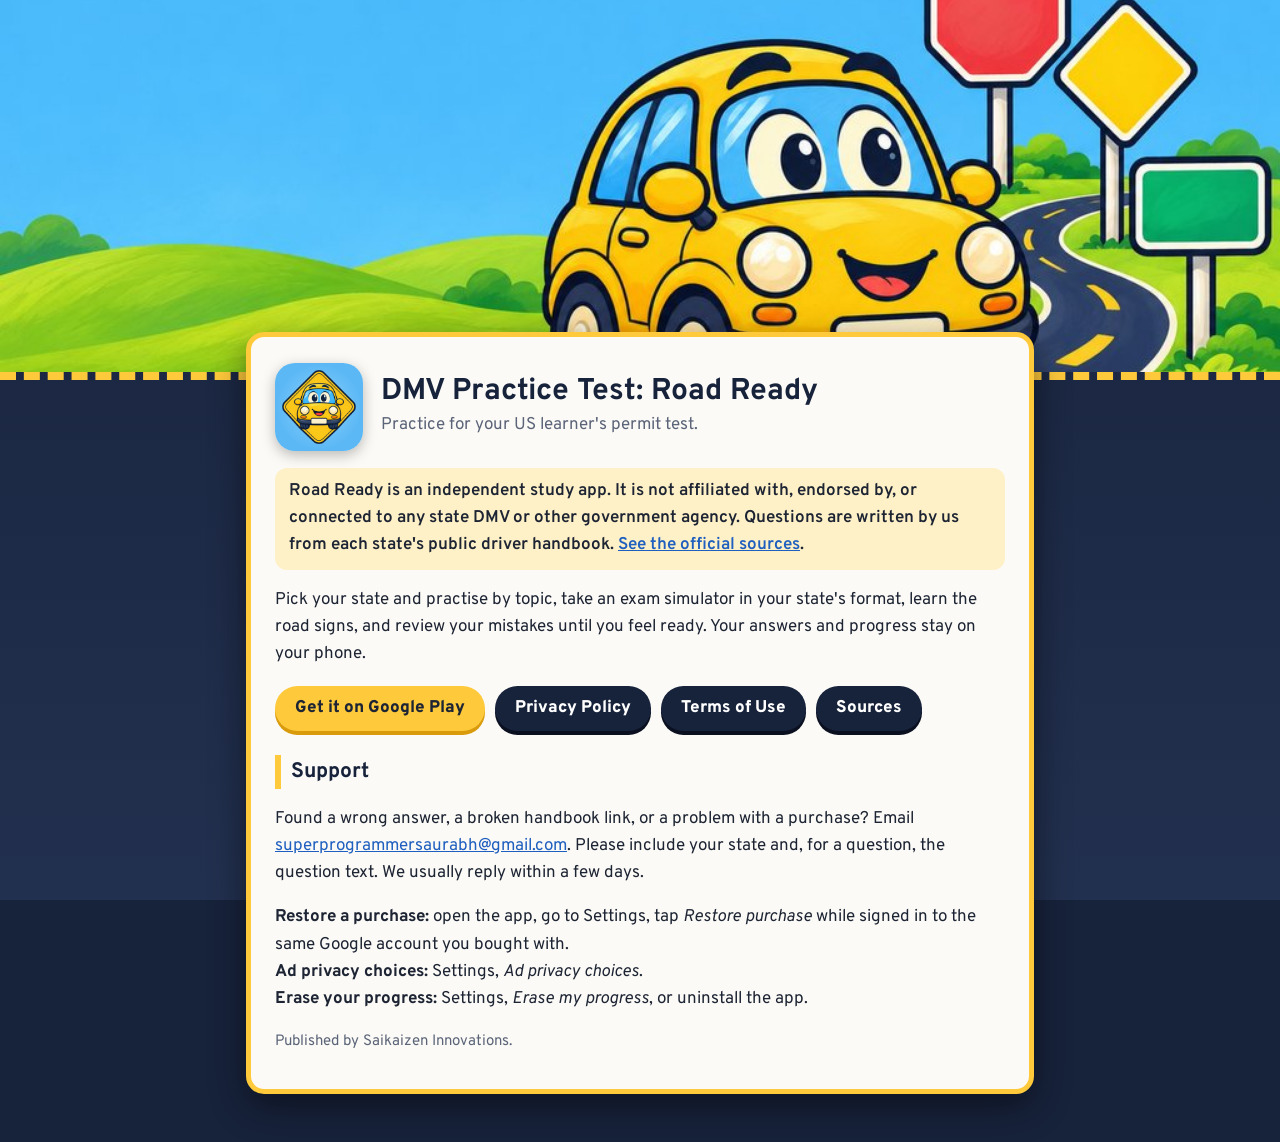
<file: index.html>
<!doctype html>
<html lang="en">
<head>
<meta charset="utf-8">
<meta name="viewport" content="width=device-width,initial-scale=1">
<title>DMV Practice Test: Road Ready</title>
<link rel="icon" href="favicon.png">
<link rel="preconnect" href="https://fonts.googleapis.com"><link href="https://fonts.googleapis.com/css2?family=Overpass:wght@400;600;800&display=swap" rel="stylesheet">
<link rel="stylesheet" href="style.css">
</head>
<body>
<img class="hero" src="feature.jpg" alt="Road Ready: a car on a road with road signs">
<div class="wrap">
<div class="card">
<div class="brand"><img src="icon.png" alt="Road Ready icon">
<div><h1>DMV Practice Test: Road Ready</h1><p class="tag">Practice for your US learner's permit test.</p></div></div>
<p class="note">Road Ready is an independent study app. It is not affiliated with, endorsed by, or connected to any
state DMV or other government agency. Questions are written by us from each state's public driver handbook.
<a href="sources.html">See the official sources</a>.</p>
<p>Pick your state and practise by topic, take an exam simulator in your state's format, learn the road signs, and
review your mistakes until you feel ready. Your answers and progress stay on your phone.</p>
<div class="btns">
<a class="btn" href="https://play.google.com/store/apps/details?id=com.saikaizen.roadready">Get it on Google Play</a>
<a class="btn alt" href="privacy.html">Privacy Policy</a>
<a class="btn alt" href="terms.html">Terms of Use</a>
<a class="btn alt" href="sources.html">Sources</a>
</div>
<h2>Support</h2>
<p>Found a wrong answer, a broken handbook link, or a problem with a purchase? Email
<a href="mailto:superprogrammersaurabh@gmail.com?subject=Road%20Ready%20support">superprogrammersaurabh@gmail.com</a>. Please include your state and, for a question, the
question text. We usually reply within a few days.</p>
<p><b>Restore a purchase:</b> open the app, go to Settings, tap <i>Restore purchase</i> while signed in to the same
Google account you bought with.<br><b>Ad privacy choices:</b> Settings, <i>Ad privacy choices</i>.<br><b>Erase your
progress:</b> Settings, <i>Erase my progress</i>, or uninstall the app.</p>
<p class="small">Published by Saikaizen Innovations.</p>
</div>
</div>
</body>
</html>
</file>
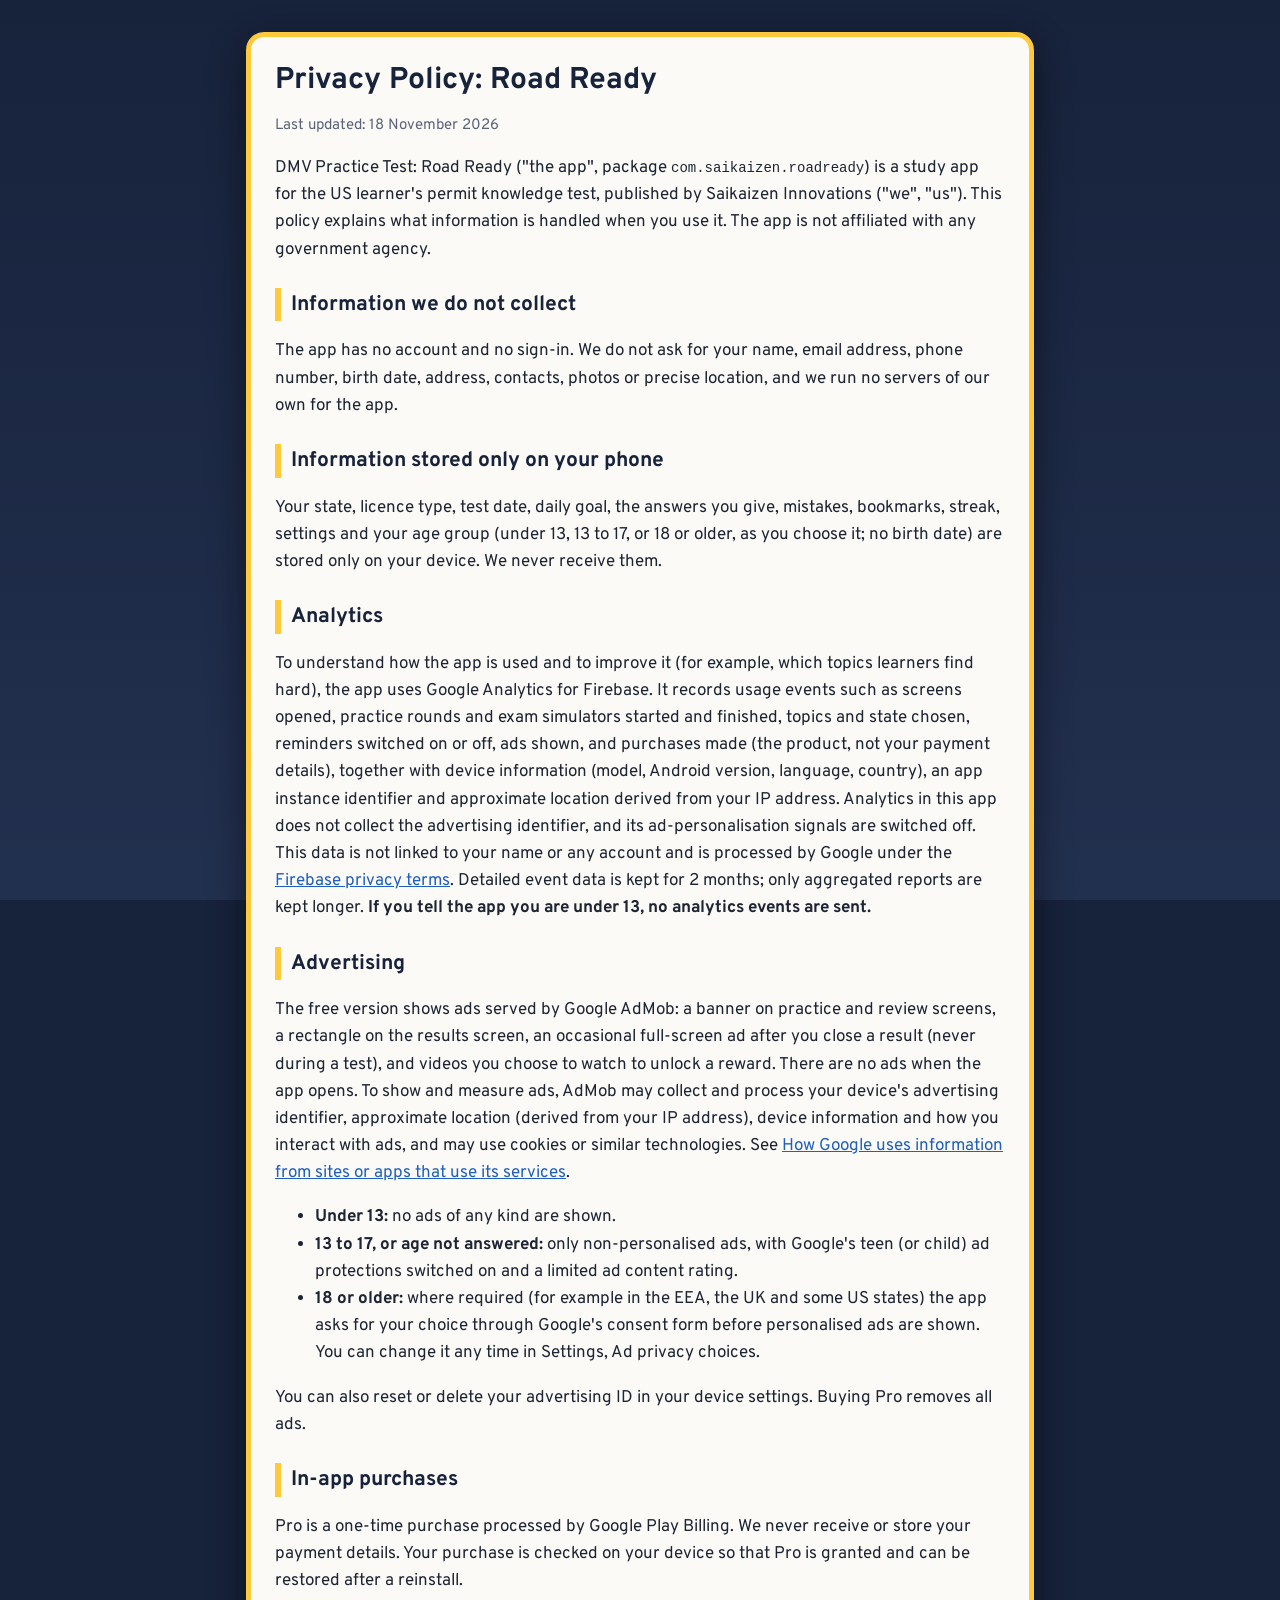
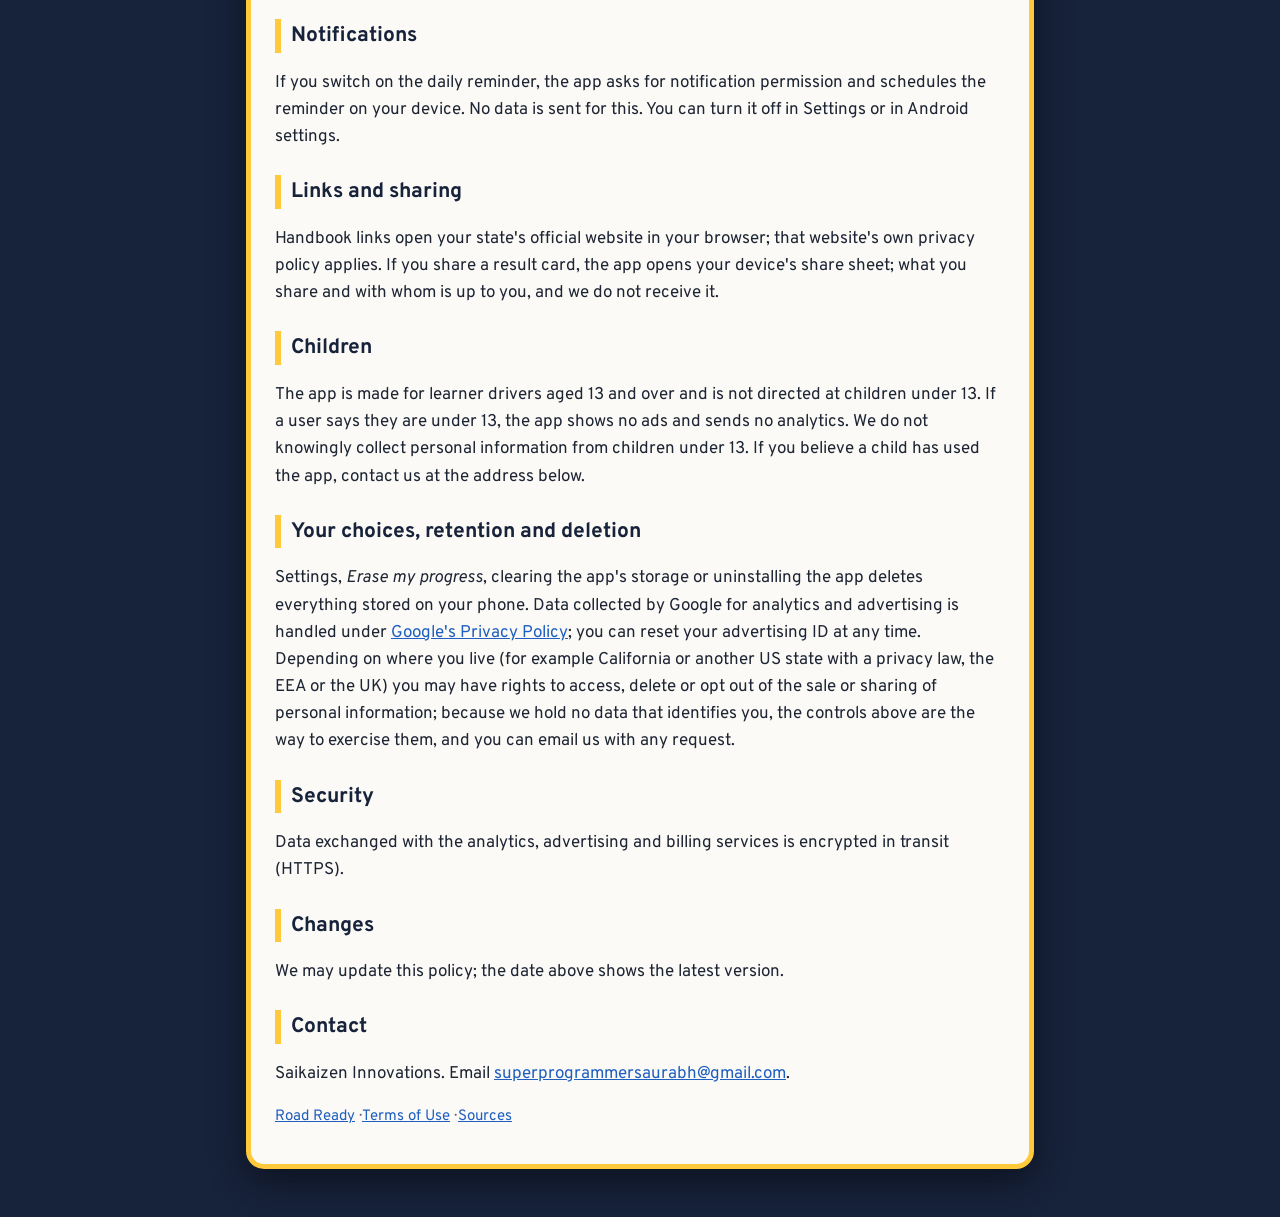
<file: privacy.html>
<!doctype html>
<html lang="en">
<head>
<meta charset="utf-8">
<meta name="viewport" content="width=device-width,initial-scale=1">
<title>Road Ready Privacy Policy</title>
<link rel="icon" href="favicon.png">
<link rel="preconnect" href="https://fonts.googleapis.com"><link href="https://fonts.googleapis.com/css2?family=Overpass:wght@400;600;800&display=swap" rel="stylesheet">
<link rel="stylesheet" href="style.css">
</head>
<body>
<div class="wrap top">
<div class="card">
<h1>Privacy Policy: Road Ready</h1>
<p class="small">Last updated: 18 November 2026</p>
<p>DMV Practice Test: Road Ready ("the app", package <code>com.saikaizen.roadready</code>) is a study app for the US
learner's permit knowledge test, published by Saikaizen Innovations ("we", "us"). This policy explains what
information is handled when you use it. The app is not affiliated with any government agency.</p>

<h2>Information we do not collect</h2>
<p>The app has no account and no sign-in. We do not ask for your name, email address, phone number, birth date,
address, contacts, photos or precise location, and we run no servers of our own for the app.</p>

<h2>Information stored only on your phone</h2>
<p>Your state, licence type, test date, daily goal, the answers you give, mistakes, bookmarks, streak, settings and
your age group (under 13, 13 to 17, or 18 or older, as you choose it; no birth date) are stored only on your device.
We never receive them.</p>

<h2>Analytics</h2>
<p>To understand how the app is used and to improve it (for example, which topics learners find hard), the app uses
Google Analytics for Firebase. It records usage events such as screens opened, practice rounds and exam simulators
started and finished, topics and state chosen, reminders switched on or off, ads shown, and purchases made (the
product, not your payment details), together with device information (model, Android version, language, country), an
app instance identifier and approximate location derived from your IP address. Analytics in this app does not collect
the advertising identifier, and its ad-personalisation signals are switched off. This data is not linked to your name
or any account and is processed by Google under the
<a href="https://firebase.google.com/support/privacy">Firebase privacy terms</a>. Detailed event data is kept for 2 months; only aggregated
reports are kept longer. <b>If you tell the app you are under 13, no analytics events are sent.</b></p>

<h2>Advertising</h2>
<p>The free version shows ads served by Google AdMob: a banner on practice and review screens, a rectangle on the
results screen, an occasional full-screen ad after you close a result (never during a test), and videos you choose to
watch to unlock a reward. There are no ads when the app opens. To show and measure ads, AdMob may collect and process
your device's advertising identifier, approximate location (derived from your IP address), device information and
how you interact with ads, and may use cookies or similar technologies. See
<a href="https://policies.google.com/technologies/partner-sites">How Google uses information from sites or apps that
use its services</a>.</p>
<ul>
<li><b>Under 13:</b> no ads of any kind are shown.</li>
<li><b>13 to 17, or age not answered:</b> only non-personalised ads, with Google's teen (or child) ad protections
switched on and a limited ad content rating.</li>
<li><b>18 or older:</b> where required (for example in the EEA, the UK and some US states) the app asks for your
choice through Google's consent form before personalised ads are shown. You can change it any time in Settings, Ad
privacy choices.</li>
</ul>
<p>You can also reset or delete your advertising ID in your device settings. Buying Pro removes all ads.</p>

<h2>In-app purchases</h2>
<p>Pro is a one-time purchase processed by Google Play Billing. We never receive or store your payment details. Your
purchase is checked on your device so that Pro is granted and can be restored after a reinstall.</p>

<h2>Notifications</h2>
<p>If you switch on the daily reminder, the app asks for notification permission and schedules the reminder on your
device. No data is sent for this. You can turn it off in Settings or in Android settings.</p>

<h2>Links and sharing</h2>
<p>Handbook links open your state's official website in your browser; that website's own privacy policy applies. If
you share a result card, the app opens your device's share sheet; what you share and with whom is up to you, and we do
not receive it.</p>

<h2>Children</h2>
<p>The app is made for learner drivers aged 13 and over and is not directed at children under 13. If a user says they
are under 13, the app shows no ads and sends no analytics. We do not knowingly collect personal information from
children under 13. If you believe a child has used the app, contact us at the address below.</p>

<h2>Your choices, retention and deletion</h2>
<p>Settings, <i>Erase my progress</i>, clearing the app's storage or uninstalling the app deletes everything stored on
your phone. Data collected by Google for analytics and advertising is handled under
<a href="https://policies.google.com/privacy">Google's Privacy Policy</a>; you can reset your advertising ID at any
time. Depending on where you live (for example California or another US state with a privacy law, the EEA or the
UK) you may have rights to access, delete or opt out of the sale or sharing of personal information; because we hold
no data that identifies you, the controls above are the way to exercise them, and you can email us with any request.</p>

<h2>Security</h2>
<p>Data exchanged with the analytics, advertising and billing services is encrypted in transit (HTTPS).</p>

<h2>Changes</h2>
<p>We may update this policy; the date above shows the latest version.</p>

<h2>Contact</h2>
<p>Saikaizen Innovations. Email <a href="mailto:superprogrammersaurabh@gmail.com">superprogrammersaurabh@gmail.com</a>.</p>
<p class="small"><a href="index.html">Road Ready</a> · <a href="terms.html">Terms of Use</a> · <a href="sources.html">Sources</a></p>
</div>
</div>
</body>
</html>
</file>
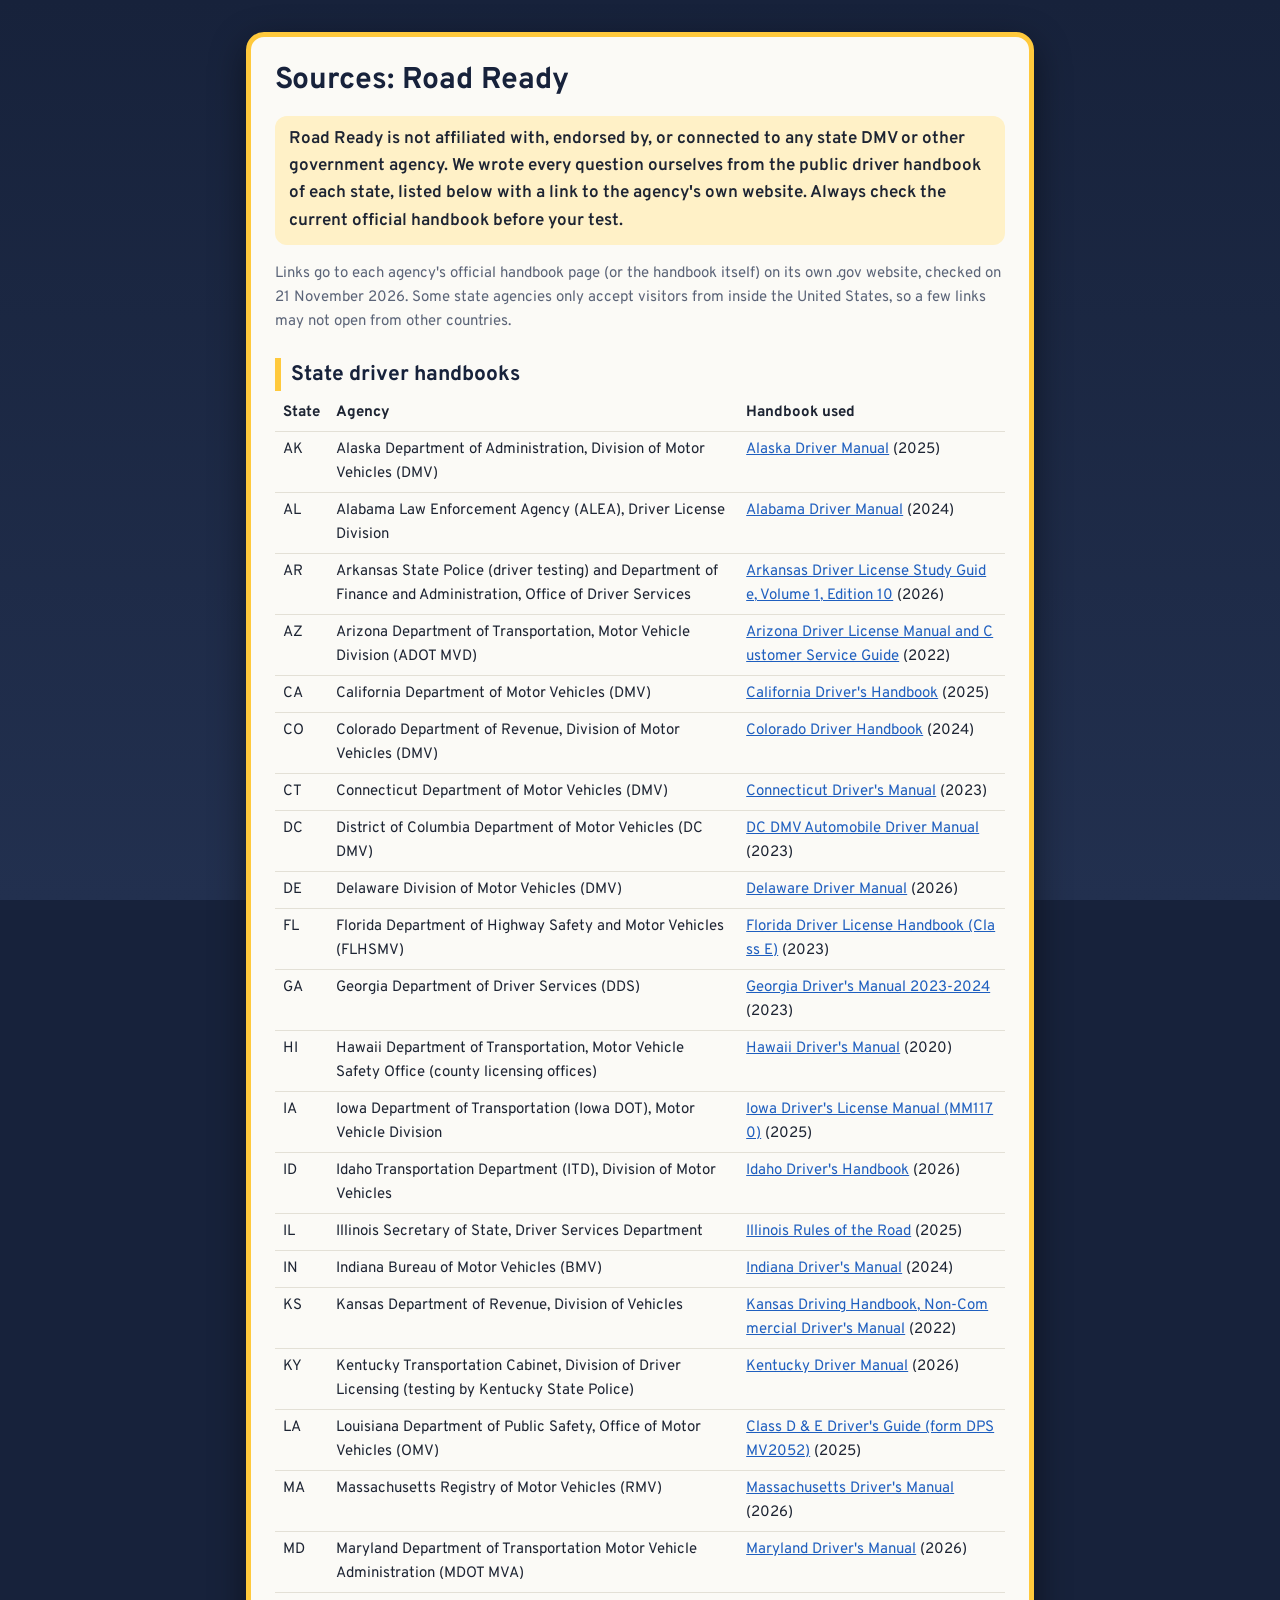
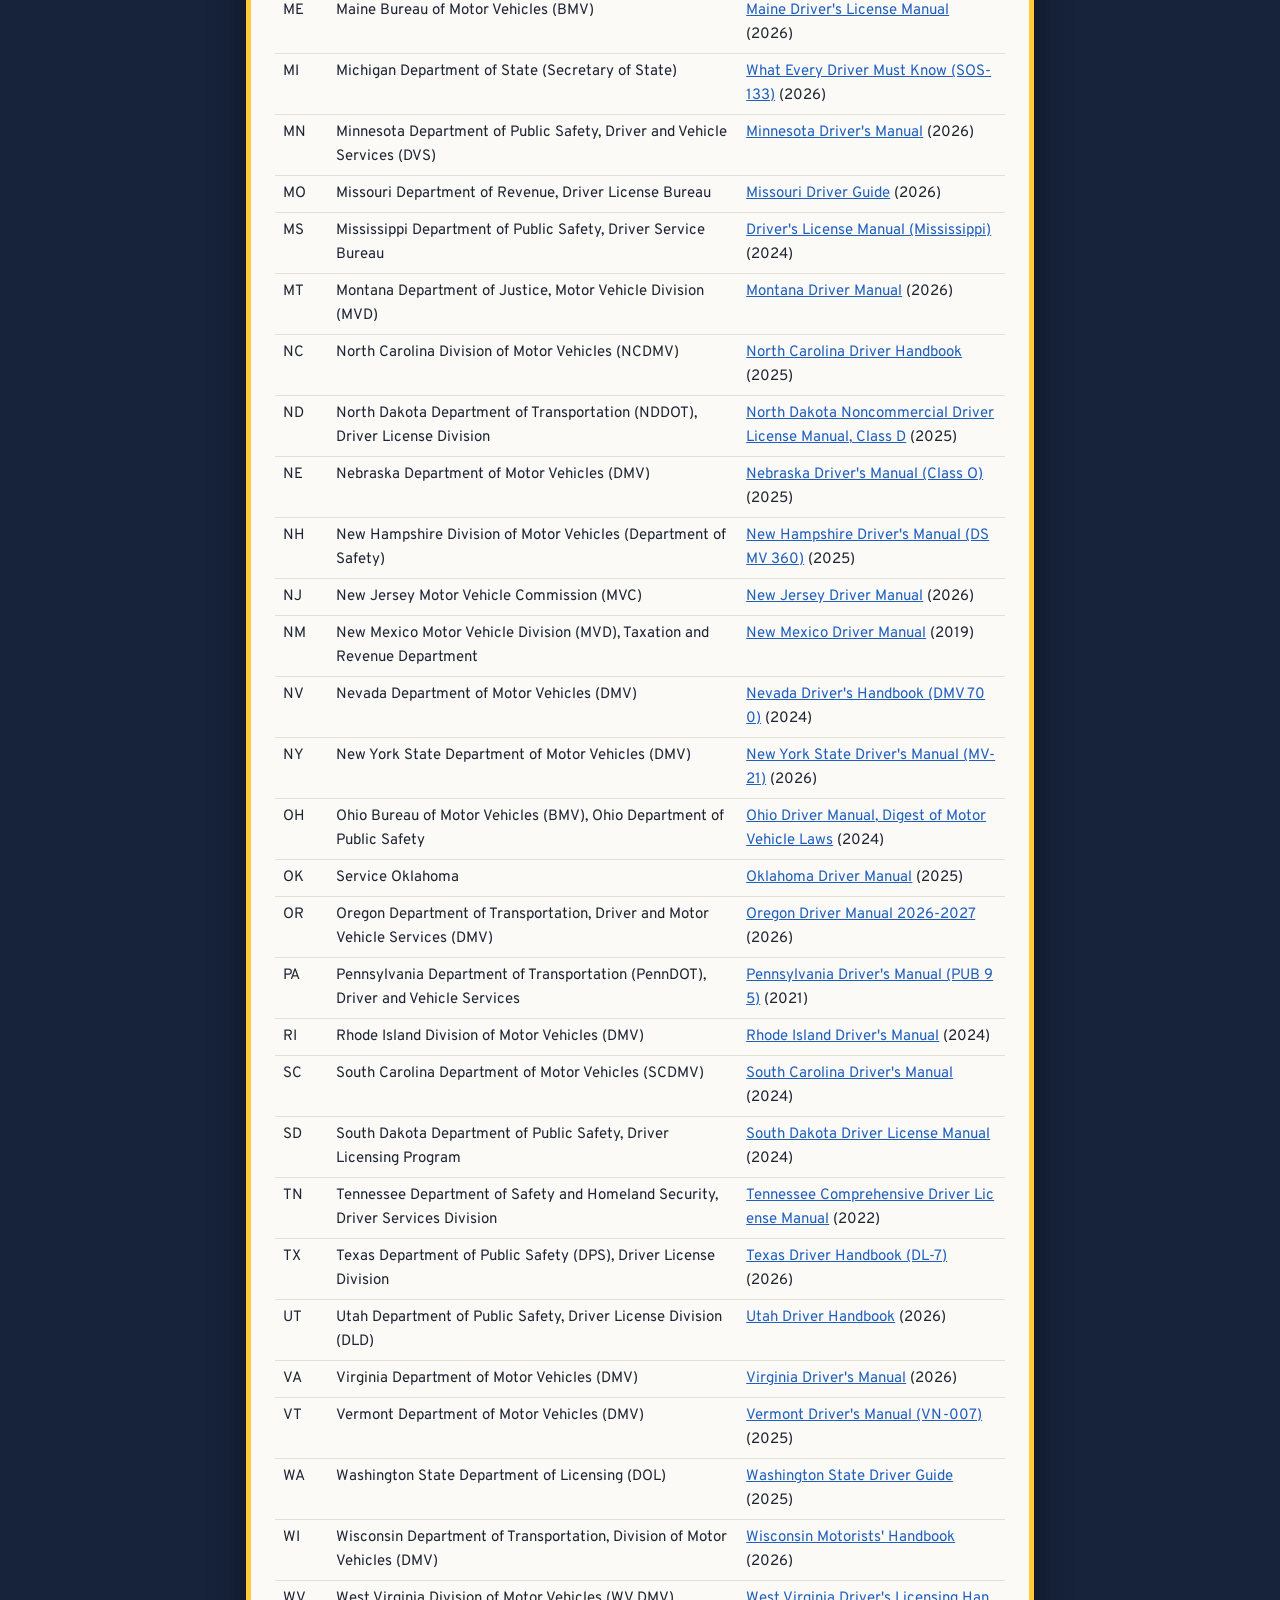
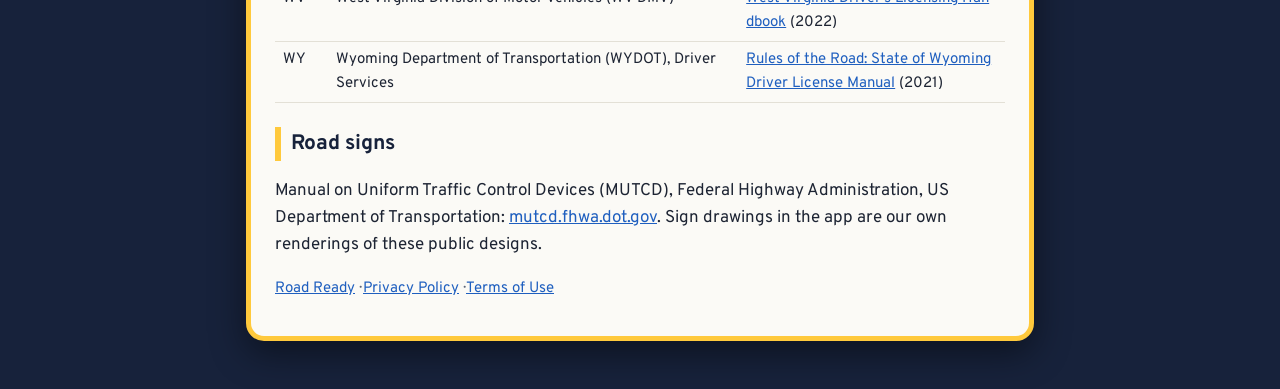
<file: sources.html>
<!doctype html>
<html lang="en">
<head>
<meta charset="utf-8">
<meta name="viewport" content="width=device-width,initial-scale=1">
<title>Road Ready Sources</title>
<link rel="icon" href="favicon.png">
<link rel="preconnect" href="https://fonts.googleapis.com"><link href="https://fonts.googleapis.com/css2?family=Overpass:wght@400;600;800&display=swap" rel="stylesheet">
<link rel="stylesheet" href="style.css">
</head>
<body>
<div class="wrap top">
<div class="card">
<h1>Sources: Road Ready</h1>
<p class="note">Road Ready is not affiliated with, endorsed by, or connected to any state DMV or other government
agency. We wrote every question ourselves from the public driver handbook of each state, listed below with a link to
the agency's own website. Always check the current official handbook before your test.</p>
<p class="small">Links go to each agency's official handbook page (or the handbook itself) on its own .gov website, checked
on 21 November 2026. Some state agencies only accept visitors from inside the United States, so a few links may not
open from other countries.</p>
<h2>State driver handbooks</h2>
<table><tr><th>State</th><th>Agency</th><th>Handbook used</th></tr>
<tr><td>AK</td><td>Alaska Department of Administration, Division of Motor Vehicles (DMV)</td><td><a href="https://dmv.alaska.gov/credential-services/drivermanual/">Alaska Driver Manual</a> (2025)</td></tr>
<tr><td>AL</td><td>Alabama Law Enforcement Agency (ALEA), Driver License Division</td><td><a href="https://www.alea.gov/dps/driver-license/driver-license-manuals">Alabama Driver Manual</a> (2024)</td></tr>
<tr><td>AR</td><td>Arkansas State Police (driver testing) and Department of Finance and Administration, Office of Driver Services</td><td><a href="https://dps.arkansas.gov/law-enforcement/arkansas-state-police/services-programs/driver-examination/">Arkansas Driver License Study Guide, Volume 1, Edition 10</a> (2026)</td></tr>
<tr><td>AZ</td><td>Arizona Department of Transportation, Motor Vehicle Division (ADOT MVD)</td><td><a href="https://azdot.gov/mvd/services/driver-services/tests-manuals-and-driving-schools/manuals">Arizona Driver License Manual and Customer Service Guide</a> (2022)</td></tr>
<tr><td>CA</td><td>California Department of Motor Vehicles (DMV)</td><td><a href="https://www.dmv.ca.gov/portal/handbook/california-driver-handbook/">California Driver&#x27;s Handbook</a> (2025)</td></tr>
<tr><td>CO</td><td>Colorado Department of Revenue, Division of Motor Vehicles (DMV)</td><td><a href="https://dmv.colorado.gov/drivereducation">Colorado Driver Handbook</a> (2024)</td></tr>
<tr><td>CT</td><td>Connecticut Department of Motor Vehicles (DMV)</td><td><a href="https://portal.ct.gov/dmv/licenses-permits-ids/ct-drivers-manuals">Connecticut Driver&#x27;s Manual</a> (2023)</td></tr>
<tr><td>DC</td><td>District of Columbia Department of Motor Vehicles (DC DMV)</td><td><a href="https://dmv.dc.gov/publication/dc-dmv-automobile-driver-manual">DC DMV Automobile Driver Manual</a> (2023)</td></tr>
<tr><td>DE</td><td>Delaware Division of Motor Vehicles (DMV)</td><td><a href="https://dmv.de.gov/forms/index.shtml">Delaware Driver Manual</a> (2026)</td></tr>
<tr><td>FL</td><td>Florida Department of Highway Safety and Motor Vehicles (FLHSMV)</td><td><a href="https://www.flhsmv.gov/resources/handbooks-manuals/">Florida Driver License Handbook (Class E)</a> (2023)</td></tr>
<tr><td>GA</td><td>Georgia Department of Driver Services (DDS)</td><td><a href="https://dds.georgia.gov/dds-forms-and-manuals/manuals">Georgia Driver&#x27;s Manual 2023-2024</a> (2023)</td></tr>
<tr><td>HI</td><td>Hawaii Department of Transportation, Motor Vehicle Safety Office (county licensing offices)</td><td><a href="https://hidot.hawaii.gov/highways/library/motor-vehicle-safety-office/">Hawaii Driver&#x27;s Manual</a> (2020)</td></tr>
<tr><td>IA</td><td>Iowa Department of Transportation (Iowa DOT), Motor Vehicle Division</td><td><a href="https://iowadot.gov/drivers-licenses-ids/driver-education/manuals-practice-tests/drivers-manual">Iowa Driver&#x27;s License Manual (MM1170)</a> (2025)</td></tr>
<tr><td>ID</td><td>Idaho Transportation Department (ITD), Division of Motor Vehicles</td><td><a href="https://itd.idaho.gov/guide/taking-the-drivers-test/">Idaho Driver&#x27;s Handbook</a> (2026)</td></tr>
<tr><td>IL</td><td>Illinois Secretary of State, Driver Services Department</td><td><a href="https://www.ilsos.gov/content/dam/publications/pdf_publications/dsd_a112.pdf">Illinois Rules of the Road</a> (2025)</td></tr>
<tr><td>IN</td><td>Indiana Bureau of Motor Vehicles (BMV)</td><td><a href="https://www.in.gov/bmv/licenses-permits-ids/learners-permits-and-drivers-licenses-overview/learners-permit/drivers-manual/">Indiana Driver&#x27;s Manual</a> (2024)</td></tr>
<tr><td>KS</td><td>Kansas Department of Revenue, Division of Vehicles</td><td><a href="https://www.ksrevenue.gov/pdf/dlhb.pdf">Kansas Driving Handbook, Non-Commercial Driver&#x27;s Manual</a> (2022)</td></tr>
<tr><td>KY</td><td>Kentucky Transportation Cabinet, Division of Driver Licensing (testing by Kentucky State Police)</td><td><a href="https://www.kentuckystatepolice.ky.gov/driver-testing">Kentucky Driver Manual</a> (2026)</td></tr>
<tr><td>LA</td><td>Louisiana Department of Public Safety, Office of Motor Vehicles (OMV)</td><td><a href="https://expresslane.la.gov/omv/resources/driver-manuals/">Class D &amp; E Driver&#x27;s Guide (form DPSMV2052)</a> (2025)</td></tr>
<tr><td>MA</td><td>Massachusetts Registry of Motor Vehicles (RMV)</td><td><a href="https://www.mass.gov/lists/drivers-manuals">Massachusetts Driver&#x27;s Manual</a> (2026)</td></tr>
<tr><td>MD</td><td>Maryland Department of Transportation Motor Vehicle Administration (MDOT MVA)</td><td><a href="https://mva.maryland.gov/licenses-ids/driver-education-safety/maryland-drivers-manuals">Maryland Driver&#x27;s Manual</a> (2026)</td></tr>
<tr><td>ME</td><td>Maine Bureau of Motor Vehicles (BMV)</td><td><a href="https://www.maine.gov/sos/bmv/driver-licenses-and-ids/car-license/driver-license-manual-and-Maine-motorist-handbook-and-study-guide">Maine Driver&#x27;s License Manual</a> (2026)</td></tr>
<tr><td>MI</td><td>Michigan Department of State (Secretary of State)</td><td><a href="https://www.michigan.gov/sos/resources/forms/what-every-driver-must-know">What Every Driver Must Know (SOS-133)</a> (2026)</td></tr>
<tr><td>MN</td><td>Minnesota Department of Public Safety, Driver and Vehicle Services (DVS)</td><td><a href="https://dps.mn.gov/divisions/dvs/license-and-id/class-d-regular-dl/class-d-dl-forms-documents-and-manuals">Minnesota Driver&#x27;s Manual</a> (2026)</td></tr>
<tr><td>MO</td><td>Missouri Department of Revenue, Driver License Bureau</td><td><a href="https://dor.mo.gov/driver-license/guide/">Missouri Driver Guide</a> (2026)</td></tr>
<tr><td>MS</td><td>Mississippi Department of Public Safety, Driver Service Bureau</td><td><a href="https://www.driverservicebureau.dps.ms.gov/node/356">Driver&#x27;s License Manual (Mississippi)</a> (2024)</td></tr>
<tr><td>MT</td><td>Montana Department of Justice, Motor Vehicle Division (MVD)</td><td><a href="https://mvdmt.gov/wp-content/uploads/2026/05/25-0100M-Montana-Driver-Manual-English-05.26.pdf">Montana Driver Manual</a> (2026)</td></tr>
<tr><td>NC</td><td>North Carolina Division of Motor Vehicles (NCDMV)</td><td><a href="https://www.ncdot.gov/dmv/license-id/driver-licenses/new-drivers/Pages/handbooks.aspx">North Carolina Driver Handbook</a> (2025)</td></tr>
<tr><td>ND</td><td>North Dakota Department of Transportation (NDDOT), Driver License Division</td><td><a href="https://www.dot.nd.gov/driver/noncommercial-driver-license-manual">North Dakota Noncommercial Driver License Manual, Class D</a> (2025)</td></tr>
<tr><td>NE</td><td>Nebraska Department of Motor Vehicles (DMV)</td><td><a href="https://dmv.nebraska.gov/manuals">Nebraska Driver&#x27;s Manual (Class O)</a> (2025)</td></tr>
<tr><td>NH</td><td>New Hampshire Division of Motor Vehicles (Department of Safety)</td><td><a href="https://www.dmv.nh.gov/sites/g/files/ehbemt416/files/inline-documents/nhdm.pdf">New Hampshire Driver&#x27;s Manual (DSMV 360)</a> (2025)</td></tr>
<tr><td>NJ</td><td>New Jersey Motor Vehicle Commission (MVC)</td><td><a href="https://www.nj.gov/mvc/about/manuals.htm">New Jersey Driver Manual</a> (2026)</td></tr>
<tr><td>NM</td><td>New Mexico Motor Vehicle Division (MVD), Taxation and Revenue Department</td><td><a href="https://www.mvd.newmexico.gov/resources/mvd-procedures-manuals/">New Mexico Driver Manual</a> (2019)</td></tr>
<tr><td>NV</td><td>Nevada Department of Motor Vehicles (DMV)</td><td><a href="https://dmv.nv.gov/dlhandbook.htm">Nevada Driver&#x27;s Handbook (DMV 700)</a> (2024)</td></tr>
<tr><td>NY</td><td>New York State Department of Motor Vehicles (DMV)</td><td><a href="https://dmv.ny.gov/new-york-state-drivers-manual-practice-tests">New York State Driver&#x27;s Manual (MV-21)</a> (2026)</td></tr>
<tr><td>OH</td><td>Ohio Bureau of Motor Vehicles (BMV), Ohio Department of Public Safety</td><td><a href="https://publicsafety.ohio.gov/who-we-are/resources/digest-of-motor-vehicle-laws">Ohio Driver Manual, Digest of Motor Vehicle Laws</a> (2024)</td></tr>
<tr><td>OK</td><td>Service Oklahoma</td><td><a href="https://oklahoma.gov/service/all-pages/driver-study-hub.html">Oklahoma Driver Manual</a> (2025)</td></tr>
<tr><td>OR</td><td>Oregon Department of Transportation, Driver and Motor Vehicle Services (DMV)</td><td><a href="https://www.oregon.gov/odot/DMV/Pages/Form/manuals.aspx">Oregon Driver Manual 2026-2027</a> (2026)</td></tr>
<tr><td>PA</td><td>Pennsylvania Department of Transportation (PennDOT), Driver and Vehicle Services</td><td><a href="https://www.pa.gov/agencies/dmv/driver-services/pennsylvania-drivers-manual">Pennsylvania Driver&#x27;s Manual (PUB 95)</a> (2021)</td></tr>
<tr><td>RI</td><td>Rhode Island Division of Motor Vehicles (DMV)</td><td><a href="https://dmv.ri.gov/licenses-permits-ids/permits-tests/operator-manuals">Rhode Island Driver&#x27;s Manual</a> (2024)</td></tr>
<tr><td>SC</td><td>South Carolina Department of Motor Vehicles (SCDMV)</td><td><a href="https://dmv.sc.gov/forms-and-manuals">South Carolina Driver&#x27;s Manual</a> (2024)</td></tr>
<tr><td>SD</td><td>South Dakota Department of Public Safety, Driver Licensing Program</td><td><a href="https://www.sd.gov/sys_attachment.do?sys_id=d5f0bacd87934350e0410f28cebb35bf">South Dakota Driver License Manual</a> (2024)</td></tr>
<tr><td>TN</td><td>Tennessee Department of Safety and Homeland Security, Driver Services Division</td><td><a href="https://www.tn.gov/content/dam/tn/safety/documents/DL_Manual.pdf">Tennessee Comprehensive Driver License Manual</a> (2022)</td></tr>
<tr><td>TX</td><td>Texas Department of Public Safety (DPS), Driver License Division</td><td><a href="https://www.dps.texas.gov/internetforms/Forms/DL-7.pdf">Texas Driver Handbook (DL-7)</a> (2026)</td></tr>
<tr><td>UT</td><td>Utah Department of Public Safety, Driver License Division (DLD)</td><td><a href="https://dld.utah.gov/resources/">Utah Driver Handbook</a> (2026)</td></tr>
<tr><td>VA</td><td>Virginia Department of Motor Vehicles (DMV)</td><td><a href="https://www.dmv.virginia.gov/licenses-ids/exams/manual">Virginia Driver&#x27;s Manual</a> (2026)</td></tr>
<tr><td>VT</td><td>Vermont Department of Motor Vehicles (DMV)</td><td><a href="https://dmv.vermont.gov/forms">Vermont Driver&#x27;s Manual (VN-007)</a> (2025)</td></tr>
<tr><td>WA</td><td>Washington State Department of Licensing (DOL)</td><td><a href="https://dol.wa.gov/driver-licenses-and-permits/driver-training-and-testing/driver-guides">Washington State Driver Guide</a> (2025)</td></tr>
<tr><td>WI</td><td>Wisconsin Department of Transportation, Division of Motor Vehicles (DMV)</td><td><a href="https://wisconsindot.gov/Pages/dmv/license-drvs/how-to-apply/handbook.aspx">Wisconsin Motorists&#x27; Handbook</a> (2026)</td></tr>
<tr><td>WV</td><td>West Virginia Division of Motor Vehicles (WV DMV)</td><td><a href="https://dmv.wv.gov/driver-services/drivers/drivers-licensing-handbooks">West Virginia Driver&#x27;s Licensing Handbook</a> (2022)</td></tr>
<tr><td>WY</td><td>Wyoming Department of Transportation (WYDOT), Driver Services</td><td><a href="https://www.dot.state.wy.us/files/live/sites/wydot/files/shared/Driver_Services/Help%20Documents%20and%20Manuals/2021_DriverManual_web_ClassC_w%20cover.pdf">Rules of the Road: State of Wyoming Driver License Manual</a> (2021)</td></tr>
</table>
<h2>Road signs</h2>
<p>Manual on Uniform Traffic Control Devices (MUTCD), Federal Highway Administration, US Department of Transportation:
<a href="https://mutcd.fhwa.dot.gov/">mutcd.fhwa.dot.gov</a>. Sign drawings in the app are our own renderings of these public designs.</p>
<p class="small"><a href="index.html">Road Ready</a> · <a href="privacy.html">Privacy Policy</a> · <a href="terms.html">Terms of Use</a></p>
</div>
</div>
</body>
</html>
</file>
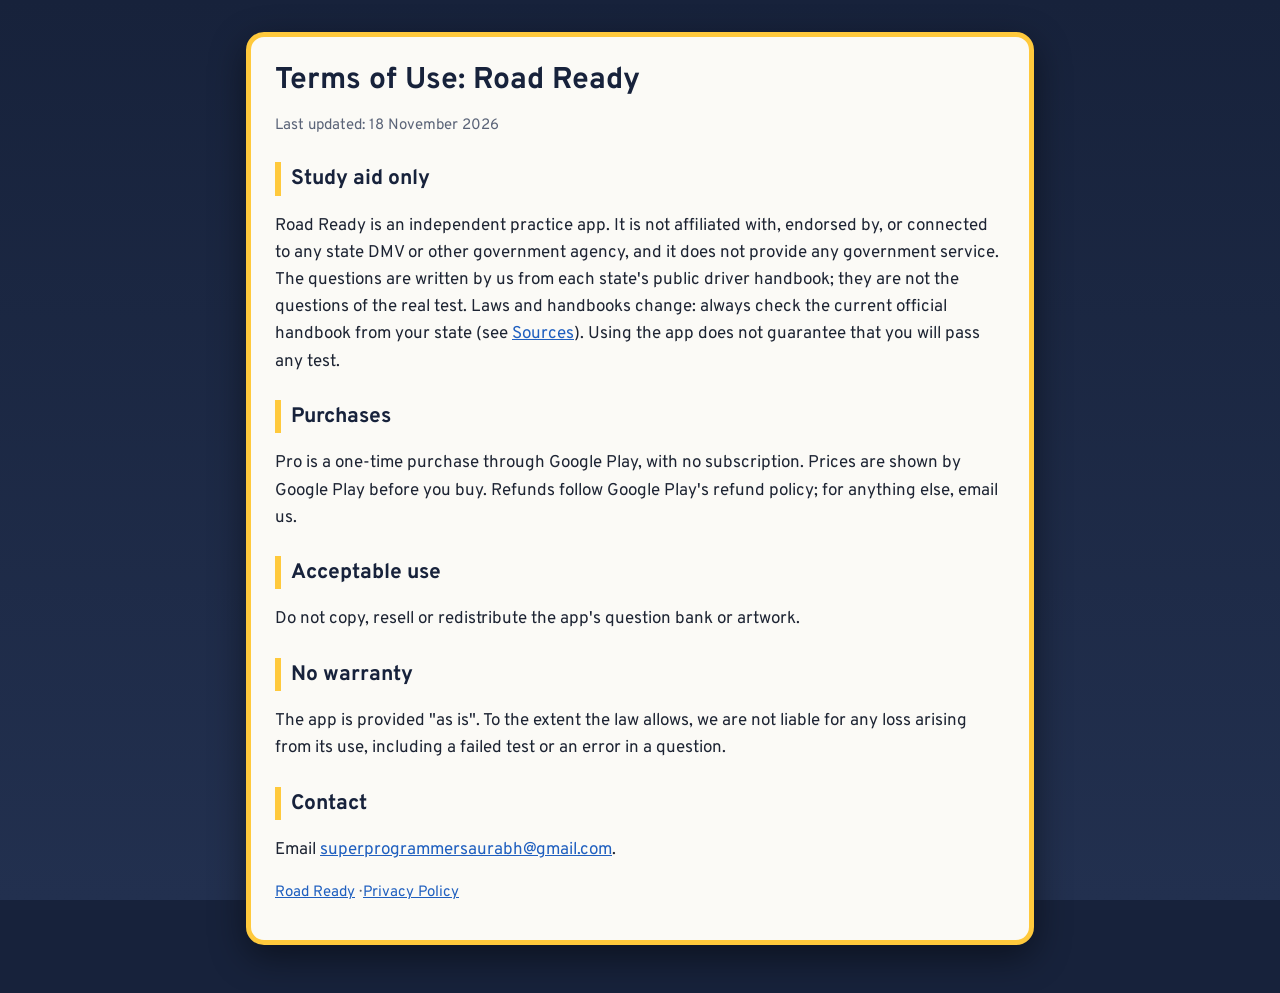
<file: terms.html>
<!doctype html>
<html lang="en">
<head>
<meta charset="utf-8">
<meta name="viewport" content="width=device-width,initial-scale=1">
<title>Road Ready Terms of Use</title>
<link rel="icon" href="favicon.png">
<link rel="preconnect" href="https://fonts.googleapis.com"><link href="https://fonts.googleapis.com/css2?family=Overpass:wght@400;600;800&display=swap" rel="stylesheet">
<link rel="stylesheet" href="style.css">
</head>
<body>
<div class="wrap top">
<div class="card">
<h1>Terms of Use: Road Ready</h1>
<p class="small">Last updated: 18 November 2026</p>
<h2>Study aid only</h2>
<p>Road Ready is an independent practice app. It is not affiliated with, endorsed by, or connected to any state DMV or
other government agency, and it does not provide any government service. The questions are written by us from each
state's public driver handbook; they are not the questions of the real test. Laws and handbooks change: always check
the current official handbook from your state (see <a href="sources.html">Sources</a>). Using the app does not
guarantee that you will pass any test.</p>
<h2>Purchases</h2>
<p>Pro is a one-time purchase through Google Play, with no subscription. Prices are shown by Google Play before you
buy. Refunds follow Google Play's refund policy; for anything else, email us.</p>
<h2>Acceptable use</h2>
<p>Do not copy, resell or redistribute the app's question bank or artwork.</p>
<h2>No warranty</h2>
<p>The app is provided "as is". To the extent the law allows, we are not liable for any loss arising from its use,
including a failed test or an error in a question.</p>
<h2>Contact</h2>
<p>Email <a href="mailto:superprogrammersaurabh@gmail.com">superprogrammersaurabh@gmail.com</a>.</p>
<p class="small"><a href="index.html">Road Ready</a> · <a href="privacy.html">Privacy Policy</a></p>
</div>
</div>
</body>
</html>
</file>
<file: style.css>
:root{--navy:#17223b;--navy2:#22304f;--paper:#fbfaf6;--ink:#1d2433;--yellow:#ffc93c;--yellow2:#d99a0b;--soft:#5b6478;--link:#1f5fbf}
*{box-sizing:border-box}
html,body{margin:0;background:linear-gradient(180deg,var(--navy),var(--navy2)) fixed;background-color:var(--navy);color:var(--ink);font-family:"Overpass",system-ui,-apple-system,"Segoe UI",Roboto,sans-serif;font-size:17px;line-height:1.6}
a{color:var(--link)}
.hero{display:block;width:100%;max-height:380px;object-fit:cover;border-bottom:8px dashed var(--yellow)}
.wrap{max-width:820px;margin:-48px auto 48px;padding:0 16px;position:relative}
.wrap.top{margin-top:32px}
.card{background:var(--paper);border-radius:18px;padding:26px 24px 20px;box-shadow:0 12px 36px #0007;border:5px solid var(--yellow)}
.brand{display:flex;gap:18px;align-items:center;margin-bottom:8px}
.brand img{width:88px;height:88px;border-radius:20px;box-shadow:0 4px 14px #0004}
h1{margin:0;font-size:30px;color:var(--navy);line-height:1.2}
h2{font-size:21px;margin:24px 0 4px;color:var(--navy);border-left:6px solid var(--yellow);padding-left:10px}
.tag{color:var(--soft);margin:2px 0 0}
.small{color:var(--soft);font-size:15px}
.note{background:#fff1c7;border-radius:12px;padding:10px 14px;font-weight:600}
.btns{display:flex;flex-wrap:wrap;gap:10px;margin:18px 0 6px}
.btn{display:inline-block;background:var(--yellow);color:var(--ink);text-decoration:none;padding:9px 20px;border-radius:24px;font-weight:800;box-shadow:0 4px 0 var(--yellow2)}
.btn.alt{background:var(--navy);color:#fff;box-shadow:0 4px 0 #0a1020}
table{border-collapse:collapse;width:100%;font-size:15px}
td,th{text-align:left;padding:6px 8px;border-bottom:1px solid #e3e0d6;vertical-align:top}
td a{word-break:break-all}
code{font-size:14px}
</file>
